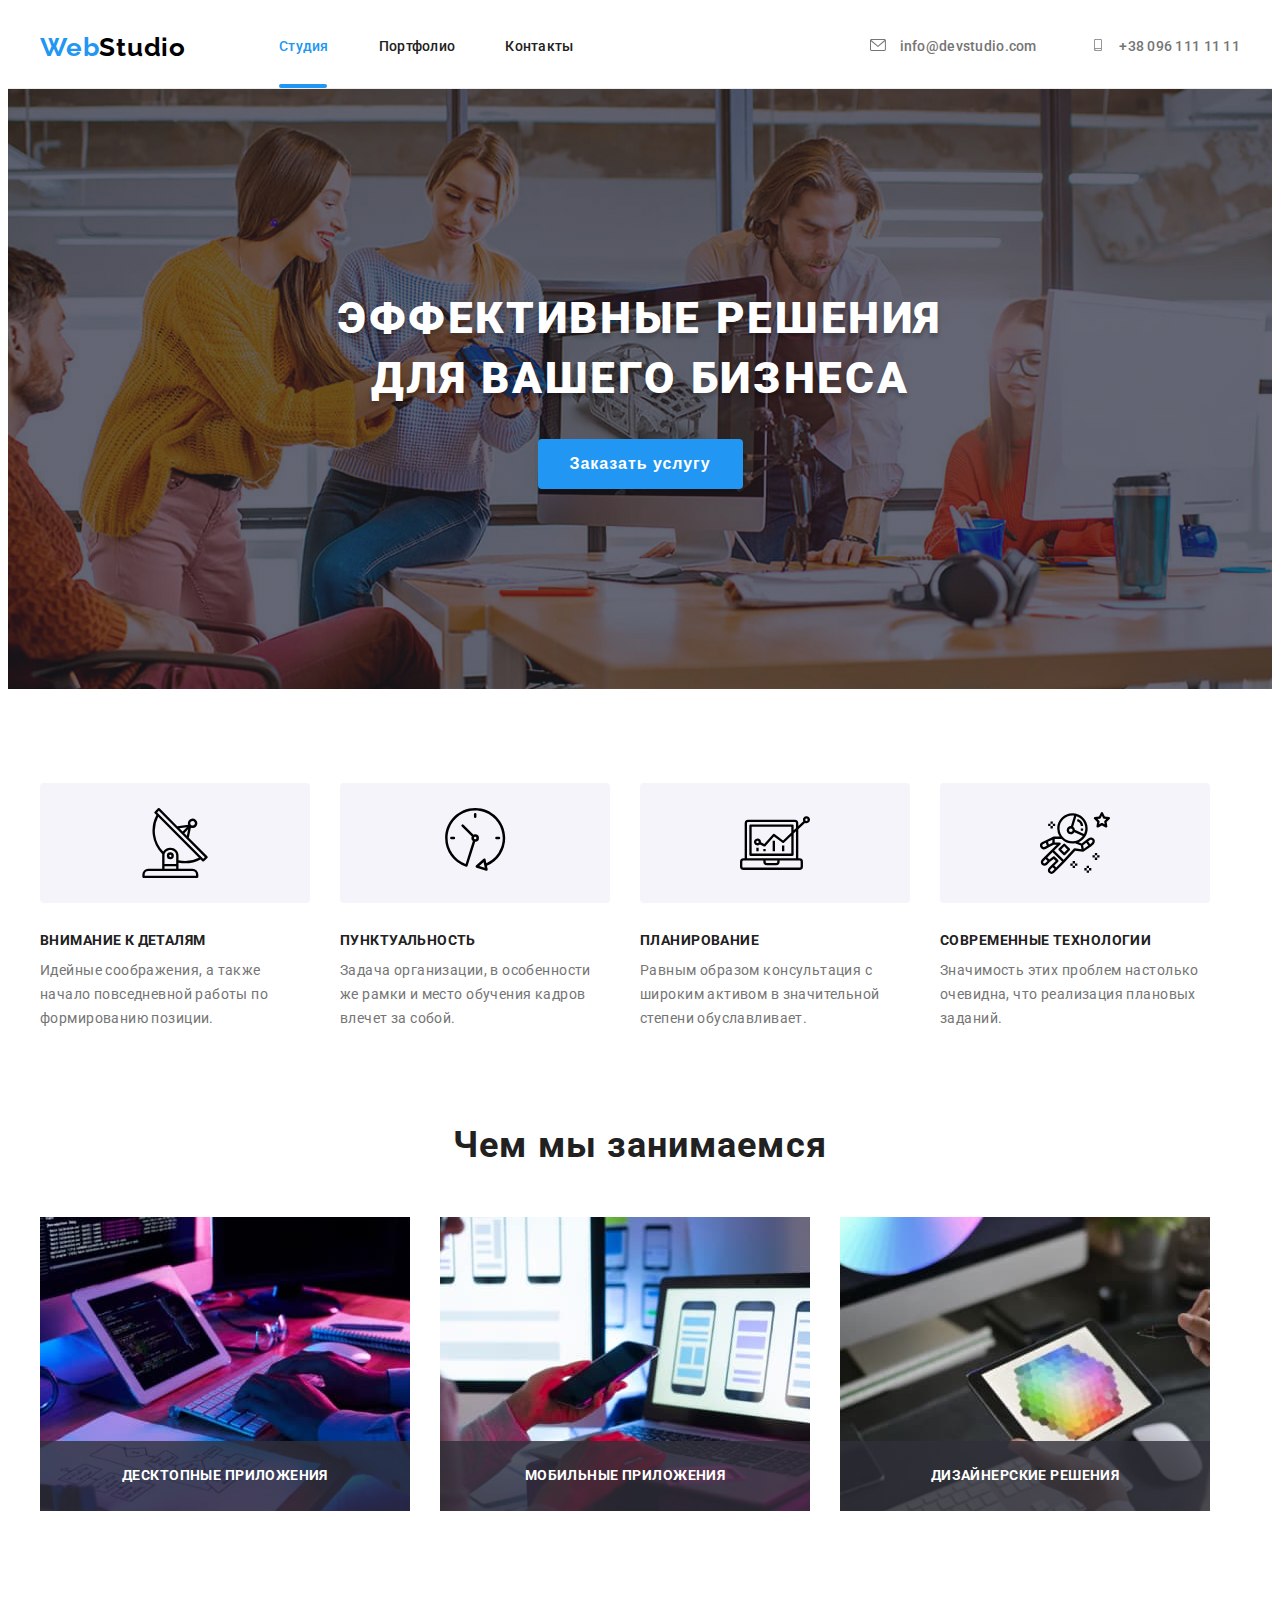
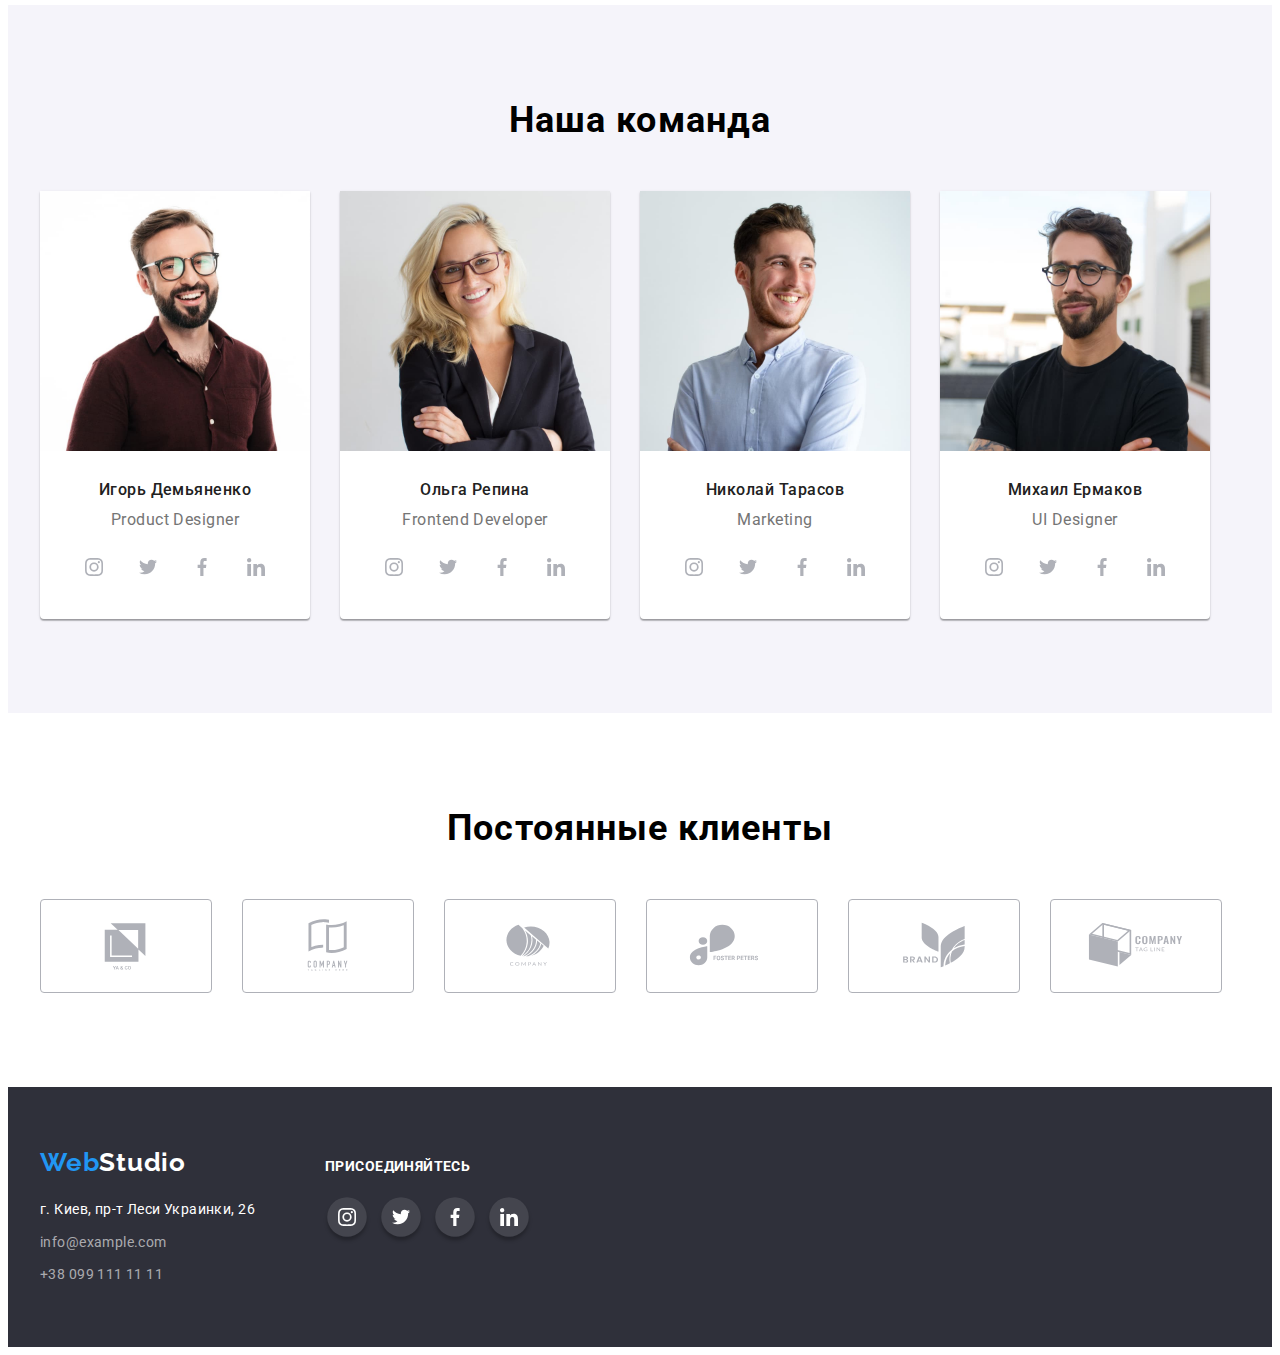
<file: index.html>
<!DOCTYPE html>
<html lang="en">
  <head>
    <link
      rel="stylesheet"
      href="https://cdnjs.cloudflare.com/ajax/libs/modern-normalize/1.1.0/modern-normalize.min.css"
      integrity="sha512-wpPYUAdjBVSE4KJnH1VR1HeZfpl1ub8YT/NKx4PuQ5NmX2tKuGu6U/JRp5y+Y8XG2tV+wKQpNHVUX03MfMFn9Q=="
      crossorigin="anonymous"
      referrerpolicy="no-referrer"
    />
    <meta charset="UTF-8" />
    <meta http-equiv="X-UA-Compatible" content="IE=edge" />
    <meta name="viewport" content="width=device-width, initial-scale=1.0" />
    <title>Document</title>
    <link rel="preconnect" href="https://fonts.googleapis.com" />
    <link rel="preconnect" href="https://fonts.gstatic.com" crossorigin />
    <link
      href="https://fonts.googleapis.com/css2?family=Raleway:wght@700&family=Roboto:wght@400;500;700;900&display=swap"
      rel="stylesheet"
    />
    <link rel="stylesheet" href="./css/style.css" />
  </head>
  <body>
    <header class="header-section">
      <div class="container">
        <a href="" class="logo"> <span class="web">Web</span>Studio</a>
        <nav>
          <ul class="site-nav">
            <li class="current-list "><a href="" class="link current main">Студия</a></li>
            <li><a href="./portfolio.html" class="link">Портфолио</a></li>
            <li><a href="" class="link">Контакты</a></li>
          </ul>
        </nav>
        <p class="main-addres">
          <a href="mailto:info@devstudio.com" class="mail">
            <svg class="icon-nav" width="16" height="12">
              <use href="./images/symbol-defs.svg#icon-envelope"></use>
            </svg>
            info@devstudio.com</a
          >
          <a href="tel:+380961111111" class="tel">
            <svg class="icon-nav" width="16" height="12">
              <use href="./images/symbol-defs.svg#icon-tel"></use>
            </svg>
            +38 096 111 11 11
          </a>
        </p>
      </div>
    </header>
    <main>
      <section class="hero">
        <div class="container">
          <h1 class="title">Эффективные решения для вашего бизнеса</h1>
          <button type="button" class="button studya" data-modal-open>Заказать услугу</button>
        </div>
        
      </section>
      <section class="work-list">
        <div class="container">
          <ul>
            <li class="list">
              <div class="icon-worklist">
                <svg class="icon" width="70" height="70">
                  <use href="./images/symbol-defs.svg#icon-antenna"></use>
                </svg>
              </div>
              <h3 class="title">Внимание к деталям</h3>
              <p class="description">
                Идейные соображения, а также <br />
                начало повседневной работы по <br />
                формированию позиции.
              </p>
            </li>
            <li class="list">
              <div class="icon-worklist">
                <svg class="icon" width="70" height="70">
                  <use href="./images/symbol-defs.svg#icon-clock"></use>
                </svg>
              </div>
              <h3 class="title">Пунктуальность</h3>
              <p class="description">
                Задача организации, в особенности <br />
                же рамки и место обучения кадров <br />
                влечет за собой.
              </p>
            </li>
            <li class="list">
              <div class="icon-worklist">
                <svg class="icon" width="70" height="70">
                  <use href="./images/symbol-defs.svg#icon-diagram"></use>
                </svg>
              </div>
              <h3 class="title">Планирование</h3>
              <p class="description">
                Равным образом консультация с <br />
                широким активом в значительной <br />степени обуславливает.
              </p>
            </li>
            <li class="list">
              <div class="icon-worklist">
                <svg class="icon" width="70" height="70">
                  <use href="./images/symbol-defs.svg#icon-astronaut"></use>
                </svg>
              </div>
              <h3 class="title">Современные технологии</h3>
              <p class="description">
                Значимость этих проблем настолько <br />
                очевидна, что реализация плановых <br />
                заданий.
              </p>
            </li>
          </ul>
        </div>
      </section>
      <section class="activity-section">
        <div class="container">
          <h2 class="title">Чем мы занимаемся</h2>
          <ul class="activity-list">
            <li class="list">
              <img
                src="./images/box1.jpg"
                alt="людина друкує текст на клавіатурі"
                width="370"
                height="294"
              />
              <h3 class="activity-description">Десктопные приложения</h3>
            </li>
            <li class="list">
              <img
                src="./images/box2.jpg"
                alt="людина тримає мобільний телефон в руках"
                width="370"
                height="294"
              />
              <h3 class="activity-description">Мобильные приложения</h3>
            </li>
            <li class="list">
              <img
                src="./images/box3.jpg"
                alt="людина тримає планшет в руках"
                width="370"
                height="294"
              />
              <h3 class="activity-description">Дизайнерские решения</h3>
            </li>
          </ul>
        </div>
      </section>
      <section class="team-section">
        <div class="container">
          <h2 class="name">Наша команда</h2>
          <ul class="main">
            <li class="list">
              <img
                class="team-foto"
                src="./images/igor_dem.jpg"
                alt="Фото Игорь Демьяненко"
                width="270"
                height="260"
              />
              <div class="team-text">
                <h3 class="title">Игорь Демьяненко</h3>
                <p class="description">Product Designer</p>
                <ul class="icon-team">
                  <li class="icon-list">
                    <a class="icon-site" href="">
                      <svg class="icon" width="20" height="20">
                        <use href="./images/symbol-defs.svg#icon-instagram"></use>
                      </svg>
                    </a>
                  </li>
                  <li class="icon-list">
                    <a class="icon-site" href="">
                      <svg class="icon" width="20" height="20">
                        <use href="./images/symbol-defs.svg#icon-twitter"></use>
                      </svg>
                    </a>
                  </li>
                  <li class="icon-list">
                    <a class="icon-site" href=" "
                      ><svg class="icon" width="20" height="20">
                        <use href="./images/symbol-defs.svg#icon-facebook"></use>
                      </svg>
                    </a>
                  </li>
                  <li class="icon-list">
                    <a class="icon-site" href=""
                      ><svg class="icon" width="20" height="20">
                        <use href="./images/symbol-defs.svg#icon-linkedin"></use>
                      </svg>
                    </a>
                  </li>
                </ul>
              </div>
            </li>
            <li class="list">
              <img
                class="team-foto"
                src="./images/olga_rep.jpg"
                alt="Фото Ольга Репина"
                width="270"
                height="260"
              />
              <div class="team-text">
                <h3 class="title">Ольга Репина</h3>
                <p class="description">Frontend Developer</p>
                <ul class="icon-team">
                  <li class="icon-list">
                    <a class="icon-site" href="">
                      <svg class="icon" width="20" height="20">
                        <use href="./images/symbol-defs.svg#icon-instagram"></use>
                      </svg>
                    </a>
                  </li>
                  <li class="icon-list">
                    <a class="icon-site" href="">
                      <svg class="icon" width="20" height="20">
                        <use href="./images/symbol-defs.svg#icon-twitter"></use>
                      </svg>
                    </a>
                  </li>
                  <li class="icon-list">
                    <a class="icon-site" href=" "
                      ><svg class="icon" width="20" height="20">
                        <use href="./images/symbol-defs.svg#icon-facebook"></use>
                      </svg>
                    </a>
                  </li>
                  <li class="icon-list">
                    <a class="icon-site" href=""
                      ><svg class="icon" width="20" height="20">
                        <use href="./images/symbol-defs.svg#icon-linkedin"></use>
                      </svg>
                    </a>
                  </li>
                </ul>
              </div>
            <li class="list">
              <img
                class="team-foto"
                src="./images/nik_tar.jpg"
                alt="Фото Николай Тарасов"
                width="270"
                height="260"
              />
              <div class="team-text">
                <h3 class="title">Николай Тарасов</h3>
                <p class="description">Marketing</p>
                <ul class="icon-team">
                  <li class="icon-list">
                    <a class="icon-site" href="">
                      <svg class="icon" width="20" height="20">
                        <use href="./images/symbol-defs.svg#icon-instagram"></use>
                      </svg>
                    </a>
                  </li>
                  <li class="icon-list">
                    <a class="icon-site" href="">
                      <svg class="icon" width="20" height="20">
                        <use href="./images/symbol-defs.svg#icon-twitter"></use>
                      </svg>
                    </a>
                  </li>
                  <li class="icon-list">
                    <a class="icon-site" href=" "
                      ><svg class="icon" width="20" height="20">
                        <use href="./images/symbol-defs.svg#icon-facebook"></use>
                      </svg>
                    </a>
                  </li>
                  <li class="icon-list">
                    <a class="icon-site" href=""
                      ><svg class="icon" width="20" height="20">
                        <use href="./images/symbol-defs.svg#icon-linkedin"></use>
                      </svg>
                    </a>
                  </li>
                </ul>
              </div>
            </li>
            <li class="list">
              <img
                class="team-foto"
                src="./images/mih_yerm.jpg"
                alt="Фото Михаил Ермаков"
                width="270"
                height="260"
              />
              <div class="team-text">
                <h3 class="title">Михаил Ермаков</h3>
                <p class="description">UI Designer</p>
                <ul class="icon-team">
                  <li class="icon-list">
                    <a class="icon-site" href="">
                      <svg class="icon" width="20" height="20">
                        <use href="./images/symbol-defs.svg#icon-instagram"></use>
                      </svg>
                    </a>
                  </li>
                  <li class="icon-list">
                    <a class="icon-site" href="">
                      <svg class="icon" width="20" height="20">
                        <use href="./images/symbol-defs.svg#icon-twitter"></use>
                      </svg>
                    </a>
                  </li>
                  <li class="icon-list">
                    <a class="icon-site" href=" "
                      ><svg class="icon" width="20" height="20">
                        <use href="./images/symbol-defs.svg#icon-facebook"></use>
                      </svg>
                    </a>
                  </li>
                  <li class="icon-list">
                    <a class="icon-site" href=""
                      ><svg class="icon" width="20" height="20">
                        <use href="./images/symbol-defs.svg#icon-linkedin"></use>
                      </svg>
                    </a>
                  </li>
                </ul>
        </div>
      </section>
      <section class="client-section">
        <div class="container">
          <h2 class="name">Постоянные клиенты</h2>
          <ul class="item">
            <li class="list">
              <a class="client-link" href="">
                <svg class="icon-client" width="106" height="60">
                  <use href="./images/symbol-defs.svg#icon-Logo1"></use>
                </svg>
              </a>
            </li>
            <li class="list">
              <a class="client-link"href="">
                <svg class="icon-client" width="106" height="60">
                  <use href="./images/symbol-defs.svg#icon-Logo2"></use>
                </svg>
              </a>
            </li>
            <li class="list">
              <a class="client-link"href="">
                <svg class="icon-client" width="106" height="60">
                  <use href="./images/symbol-defs.svg#icon-Logo3"></use>
                </svg>
              </a>
            </li>
            <li class="list">
              <a class="client-link"href="">
                <svg class="icon-client" width="106" height="60">
                  <use href="./images/symbol-defs.svg#icon-Logo4"></use>
                </svg>
              </a>
            </li>
            <li class="list">
              <a class="client-link" href="">
                <svg class="icon-client" width="106" height="60">
                  <use href="./images/symbol-defs.svg#icon-Logo5"></use>
                </svg>
              </a>
            </li>
            <li class="list">
              <a class="client-link" href="">
                <svg class="icon-client" width="106" height="60">
                  <use href="./images/symbol-defs.svg#icon-Logo6"></use>
                </svg>
              </a>
            </li>
          </ul>
        </div>
      </section>
    </main>
    <footer class="footer-main">
      <div class="container">
        <div class="footer-content">
          <div class="footer-contact">
            <a href="" class="logo"><span class="web">Web</span>Studio</a>
            <address>
              <ul class="footer">
                <li><a href="" class="addres">г. Киев, пр-т Леси Украинки, 26</a></li>
                <li><a href="" class="mail">info@example.com</a></li>
                <li><a href="" class="tel">+38 099 111 11 11</a></li>
              </ul>
            </address>
          </div>
          <div class="join-section">
            <h3 class="title">Присоединяйтесь</h3>
            <ul class="icon-join">
              <li class="icon-join-list">
                <a class="icon-footer" href="">
                <svg class="icon" width="20" height="20">
                  <use href="./images/symbol-defs.svg#icon-instagram"></use>
                </svg>
              </a>
              </li>
              <li class="icon-join-list">
                 <a class="icon-footer" href="">
                <svg class="icon" width="20" height="20">
                  <use href="./images/symbol-defs.svg#icon-twitter"></use>
                </svg>
              </a>
              </li>
            <li class="icon-join-list">
              <a class="icon-footer" href=" "
                ><svg class="icon" width="20" height="20">
                  <use href="./images/symbol-defs.svg#icon-facebook"></use>
                </svg>
              </a>
            </li>
            <li class="icon-join-list">
              <a class="icon-footer" href=""
                ><svg class="icon" width="20" height="20">
                  <use href="./images/symbol-defs.svg#icon-linkedin"></use>
                </svg>
              </a>
            </li>
            </ul>
          </div>
        </div>
      </div>
    </footer>
    <div class="backdrop is-hidden" data-modal>
          <div class="modal">
            <div class="modal-close" data-modal-close>
              <svg class="modal-close-icon" width="18" height="18">
              <use href="./images/symbol-defs.svg#icon-modal-close"></use>
            </svg>
            </div>
          </div>
        </div>
    <script src="./js/modal.js"></script>
  </body>
</html>
</file>
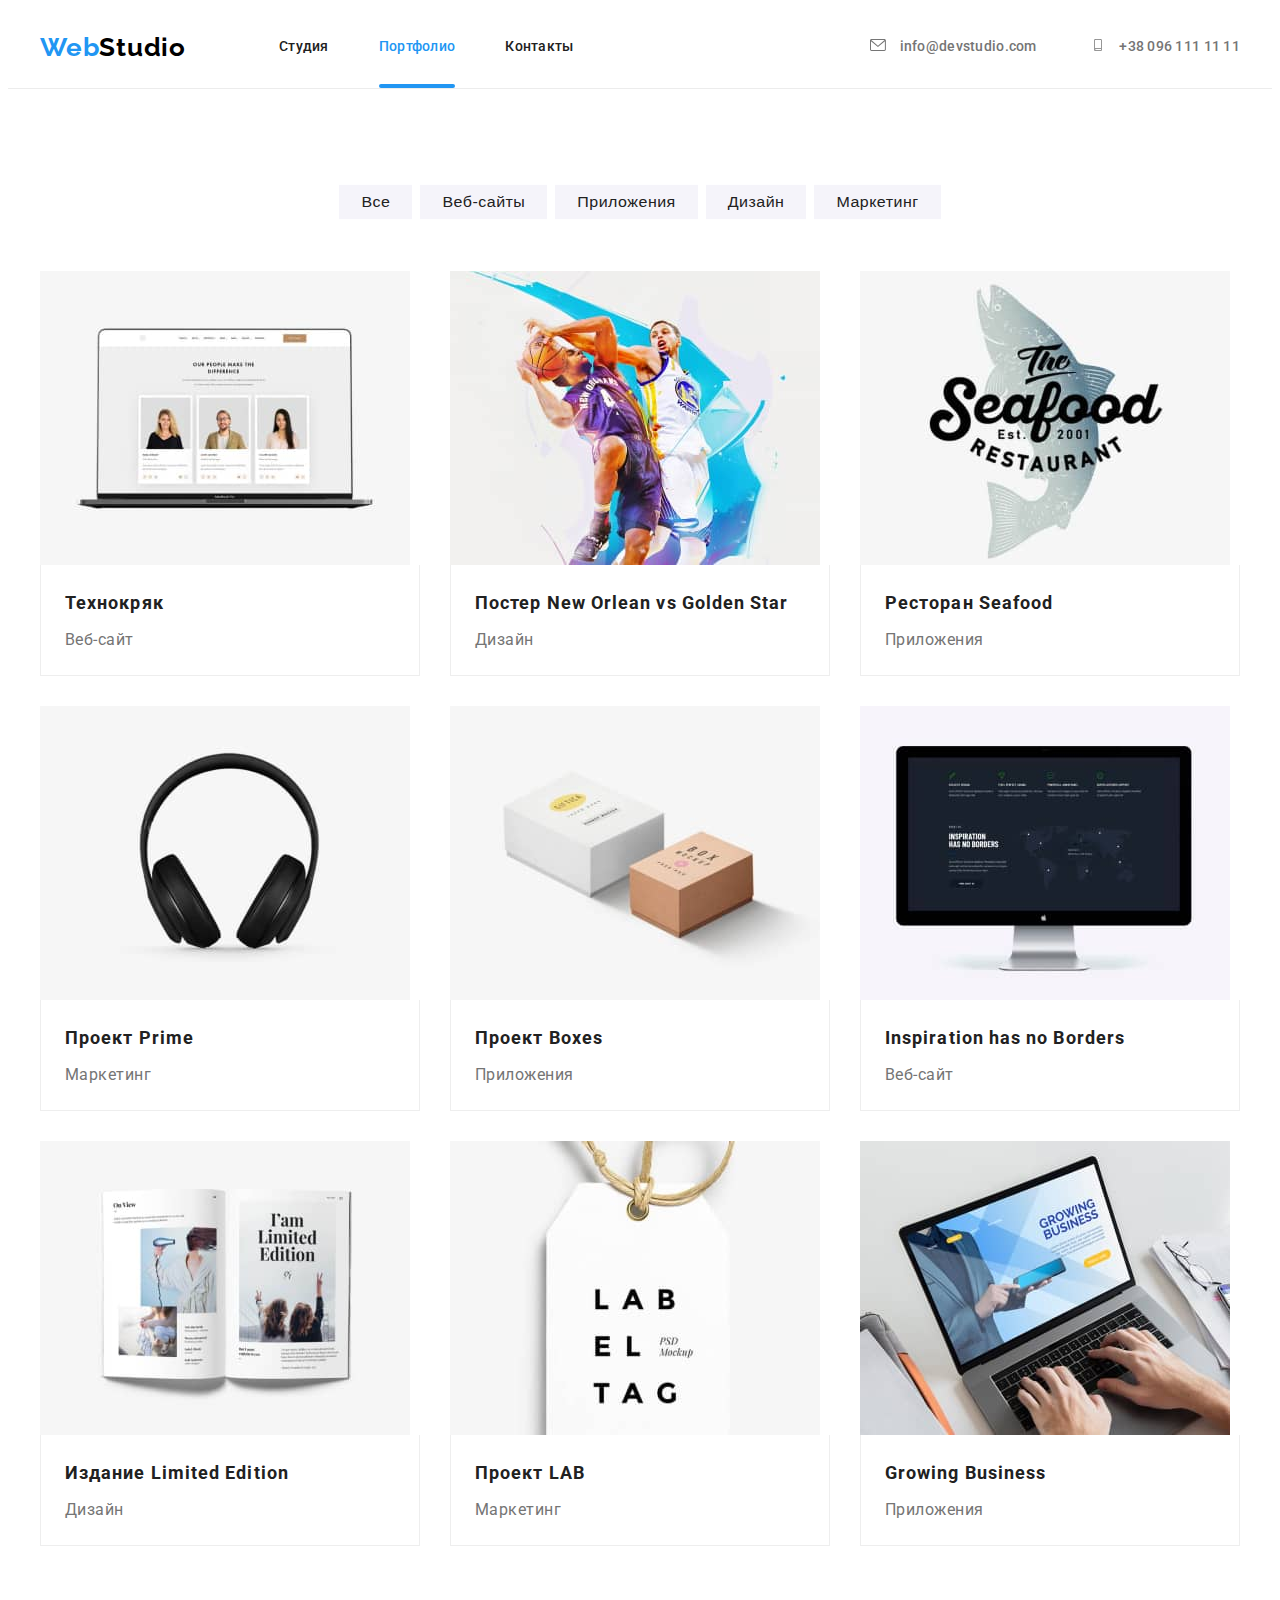
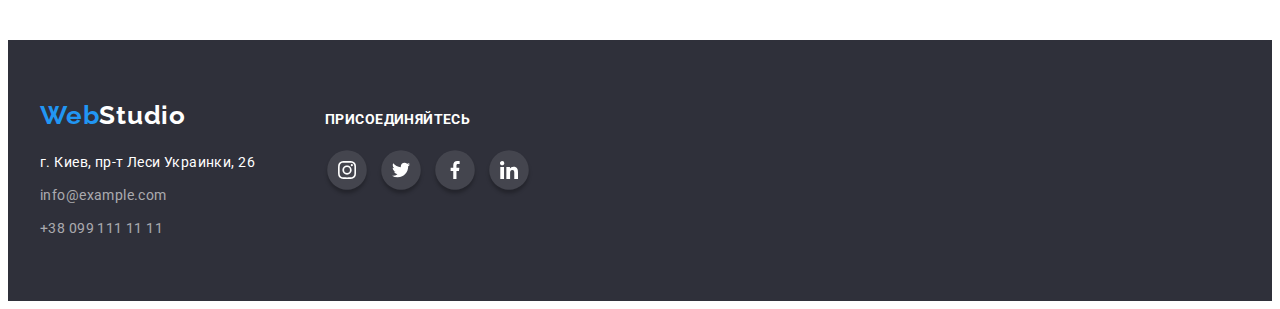
<file: portfolio.html>
<!DOCTYPE html>
<html lang="en">
  <head>
    <link
      rel="stylesheet"
      href="https://cdnjs.cloudflare.com/ajax/libs/modern-normalize/1.1.0/modern-normalize.min.css"
      integrity="sha512-wpPYUAdjBVSE4KJnH1VR1HeZfpl1ub8YT/NKx4PuQ5NmX2tKuGu6U/JRp5y+Y8XG2tV+wKQpNHVUX03MfMFn9Q=="
      crossorigin="anonymous"
      referrerpolicy="no-referrer"
    />
    <meta charset="UTF-8" />
    <meta http-equiv="X-UA-Compatible" content="IE=edge" />
    <meta name="viewport" content="width=device-width, initial-scale=1.0" />
    <title>Document</title>
    <link rel="preconnect" href="https://fonts.googleapis.com" />
    <link rel="preconnect" href="https://fonts.gstatic.com" crossorigin />
    <link
      href="https://fonts.googleapis.com/css2?family=Raleway:wght@700&family=Roboto:wght@400;500;700;900&display=swap"
      rel="stylesheet"
    />
    <link rel="stylesheet" href="./css/style.css" />
  </head>
  <body>
   <header class="header-section">
      <div class="container">
        <a href="" class="logo"> <span class="web">Web</span>Studio</a>
        <nav>
          <ul class="site-nav">
            <li><a href="./index.html" class="link">Студия</a></li>
            <li class="current-list "><a href="" class="link current secondary">Портфолио</a></li>
            <li><a href="" class="link">Контакты</a></li>
          </ul>
        </nav>
        <p class="main-addres">
          <a href="mailto:info@devstudio.com" class="mail">
            <svg class="icon-nav" width="16" height="12">
              <use href="./images/symbol-defs.svg#icon-envelope"></use>
            </svg>
            info@devstudio.com</a
          >
          <a href="tel:+380961111111" class="tel">
            <svg class="icon-nav" width="16" height="12">
              <use href="./images/symbol-defs.svg#icon-tel"></use>
            </svg>
            +38 096 111 11 11
          </a>
        </p>
      </div>
    </header>
    <main class="main-section">
      <section class="portfolio-section">
        <div class="container">
          <h1 class="visually-hidden">Фильтр</h1>
          <ul class="filter">
            <li class="list"><button type="button" class="button portfolio">Все</button></li>
            <li class="list"><button type="button" class="button portfolio">Веб-сайты</button></li>
            <li class="list"><button type="button" class="button portfolio">Приложения</button></li>
            <li class="list"><button type="button" class="button portfolio">Дизайн</button></li>
            <li class="list"><button type="button" class="button portfolio">Маркетинг</button></li>
          </ul>
          <h2 class="visually-hidden">Список портфолио</h2>
          <ul class="portfolio-list">
            <li class="iteam">
              <div class="overlay">
                <img src="./images/p1.jpg" class="image" alt="пример веб-сайта" width="370" height="294" />
              <p class="text-overlay">Технокряк это современная площадка распространения коронавируса. Компании используют эту платформу для цифрового шпионажа и атак на защищённые сервера конкурентов.</p>
              </div>
              <div class="text">
              <h3 class="title">Технокряк</h3>
              <p class="description">Веб-сайт</p>
              
             </div>
            </li>
             <li class="iteam">
               <div class="overlay">
              <img
              class="image"
                src="./images/p2.jpg"
                alt="пример постера с баскетболистами"
                width="370"
                height="294"
              />
              <p class="text-overlay">Технокряк это современная площадка распространения коронавируса. Компании используют эту платформу для цифрового шпионажа и атак на защищённые сервера конкурентов.</p>
             </div>
              <div class="text">
              <h3 class="title">Постер New Orlean vs Golden Star</h3>
              <p class="description">Дизайн</p>
              </div>
            </li>
            <li class="iteam">
              <div class="overlay">
              <img class="image" src="./images/p3.jpg" alt="лого ресторана Seafood" width="370" height="294" />
               <p class="text-overlay">Технокряк это современная площадка распространения коронавируса. Компании используют эту платформу для цифрового шпионажа и атак на защищённые сервера конкурентов.</p>
             </div>
               <div class="text"><h3 class="title">Ресторан Seafood</h3>
              <p class="description">Приложения</p>
              </div>
            </li>
             <li class="iteam">
                  <div class="overlay">
              <img src="./images/p4.jpg" alt="наушники" width="370" height="294" />
              <p class="text-overlay">Технокряк это современная площадка распространения коронавируса. Компании используют эту платформу для цифрового шпионажа и атак на защищённые сервера конкурентов.</p>
              </div>
              <div class="text"> <h3 class="title">Проект Prime</h3>
              <p class="description">Маркетинг</p></div>
            </li>
             <li class="iteam">
               <div class="overlay">
              <img src="./images/p5.jpg" alt="две коробки" width="370" height="294" />
              <p class="text-overlay">Технокряк это современная площадка распространения коронавируса. Компании используют эту платформу для цифрового шпионажа и атак на защищённые сервера конкурентов.</p>
              </div>
              <div class="text"><h3 class="title">Проект Boxes</h3>
              <p class="description">Приложения</p></div>
            </li>
             <li class="iteam">
                <div class="overlay">
                <img src="./images/p6.jpg" alt="imac" width="370" height="294" />
                 <p class="text-overlay">Технокряк это современная площадка распространения коронавируса. Компании используют эту платформу для цифрового шпионажа и атак на защищённые сервера конкурентов.</p>
                </div>
                 <div class="text"><h3 class="title">Inspiration has no Borders</h3>
              <p class="description">Веб-сайт</p>
            </li>
             <li class="iteam">
               <div class="overlay">
              <img src="./images/p7.jpg" alt="журнал" width="370" height="294" />
              <p class="text-overlay">Технокряк это современная площадка распространения коронавируса. Компании используют эту платформу для цифрового шпионажа и атак на защищённые сервера конкурентов.</p>
             </div>
              <div class="text"><h3 class="title">Издание Limited Edition</h3>
              <p class="description">Дизайн</p>
              </div>
            </li>
             <li class="iteam">
               <div class="overlay">
              <img src="./images/p8.jpg" alt="бейдж с лого" width="370" height="294" />
               <p class="text-overlay">Технокряк это современная площадка распространения коронавируса. Компании используют эту платформу для цифрового шпионажа и атак на защищённые сервера конкурентов.</p>
              </div>
               <div class="text"><h3 class="title">Проект LAB</h3>
              <p class="description">Маркетинг</p>
              </div>
            </li>
             <li class="iteam">
               <div class="overlay">
              <img  src="./images/p9.jpg" alt="ноутбук" width="370" height="294" />
             <p class="text-overlay">Технокряк это современная площадка распространения коронавируса. Компании используют эту платформу для цифрового шпионажа и атак на защищённые сервера конкурентов.</p>
              </div>
             <div class="text"><h3 class="title">Growing Business</h3>
              <p class="description">Приложения</p>
              </div>
            </li>
          </ul>
          </div>
      </section>
    </main>
    <footer class="footer-main">
      <div class="container">
        <div class="footer-content">
          <div class="footer-contact">
            <a href="" class="logo"><span class="web">Web</span>Studio</a>
            <address>
              <ul class="footer">
                <li><a href="" class="addres">г. Киев, пр-т Леси Украинки, 26</a></li>
                <li><a href="" class="mail">info@example.com</a></li>
                <li><a href="" class="tel">+38 099 111 11 11</a></li>
              </ul>
            </address>
          </div>
          <div class="join-section">
            <h3 class="title">Присоединяйтесь</h3>
            <ul class="icon-join">
              <li class="icon-join-list">
                <a class="icon-footer" href="">
                <svg class="icon" width="20" height="20">
                  <use href="./images/symbol-defs.svg#icon-instagram"></use>
                </svg>
              </a>
              </li>
              <li class="icon-join-list">
                 <a class="icon-footer" href="">
                <svg class="icon" width="20" height="20">
                  <use href="./images/symbol-defs.svg#icon-twitter"></use>
                </svg>
              </a>
              </li>
            <li class="icon-join-list">
              <a class="icon-footer" href=" "
                ><svg class="icon" width="20" height="20">
                  <use href="./images/symbol-defs.svg#icon-facebook"></use>
                </svg>
              </a>
            </li>
            <li class="icon-join-list">
              <a class="icon-footer" href=""
                ><svg class="icon" width="20" height="20">
                  <use href="./images/symbol-defs.svg#icon-linkedin"></use>
                </svg>
              </a>
            </li>
            </ul>
          </div>
        </div>
      </div>
    </footer>
  </body>
</html>
</file>
<file: css/style.css>
:root {
  /* --first-color: #ececec; */
  --main-color: #ffffff;
  --secondary-color: #212121;
  --third-color: #2196f3;
  --fourth-color: #757575;
  --fifth-color: #000000;
  --sixth-color: rgba(255, 255, 255, 0.6);
  --seventh-color: #f5f4fa;
  --icon-color: #afb1b8;
  --fill: #2f303a;
}
/* Головний фон сторінки */
body {
  background-color: var(--main-color);
  font-family: Roboto, sans-serif;
}
a {
  text-decoration: none;
}
ul {
  list-style: none;
}
h1,
h2,
h3,
p,
ul {
  margin: 0px;
  padding: 0px;
}
img {
  display: block;
}
.container {
  width: 1200px;
  margin: 0 auto;
  padding: 0 15px;
}
/* Фон секції "Наша команда" */
.team-section {
  background-color: var(--seventh-color);
}
/* Відключення символу списку  */

/* Ефект поточної сторінки */
.site-nav .link.current {
  color: var(--third-color);
}

/* Ефект "підкреслювання" поточної сторінки у навігації */
.current-list {
  position: relative;
}

.link.current.main::after {
  content: '';
  position: absolute;
  left: 0px;
  top: 45px;
  width: 48px;
  height: 4px;
  border-radius: 2px;
  background: var(--third-color);
}

.link.current.secondary::after {
  content: '';
  position: absolute;
  left: 0px;
  top: 45px;
  width: 76px;
  height: 4px;
  border-radius: 2px;
  background: var(--third-color);
}

/* Форматування тексту в хедері */
.site-nav,
.main-addres {
  font-weight: 500;
  font-size: 14px;
  line-height: 1.14;
  letter-spacing: 0.02em;
  margin: 0;
  padding: 0;
}
/* Секція хедер */
.header-section .logo {
  margin-right: 93px;
  color: var(--fifth-color);
  font-family: Raleway;
  font-weight: bold;
  font-size: 26px;
  line-height: 1.19;
  letter-spacing: 0.03em;
}
.header-section {
  padding-top: 24px;
  padding-bottom: 25px;
  border-bottom: 1px solid #ececec;
}
.header-section .web {
  color: var(--third-color);
}
.site-nav .link {
  color: var(--secondary-color);
  transition: 250ms;
}
.site-nav .link:hover,
.site-nav .link:focus {
  color: var(--third-color);
}

.header-section .container {
  display: flex;
  align-items: center;
}
.site-nav {
  display: flex;
}
.site-nav > li,
.main-addres > a:not(:last-child) {
  margin-right: 50px;
}
/* Стилізація фрагменту емейл и телефон */
.main-addres .mail,
.main-addres .tel {
  transition: 250ms;
  color: var(--fourth-color);
}

.main-addres {
  margin-left: auto;
}

/* Ефект ховера і фокуса в посилання на адреси (секції хедер і футер*/

.main-addres .mail:hover,
.main-addres .mail:focus,
.main-addres .tel:hover,
.main-addres .tel:focus,
.footer .mail:hover,
.footer .mail:focus,
.footer .tel:hover,
.footer .tel:focus {
  color: var(--third-color);
}

/* Іконки в хедері*/

.main-addres .mail {
  color: var(--fourth-color);
}
.icon-nav {
  margin-right: 10px;
  fill: currentColor;
}

/* Іконки в "Нащі переваги" */
.icon-worklist {
  display: flex;
  width: 270px;
  height: 120px;
  justify-content: center;
  align-items: center;
  margin-bottom: 30px;
  background: #f5f4fa;
  border-radius: 4px;
}

/* Секція герой */
.hero {
  background-image: linear-gradient(to right, rgba(47, 48, 58, 0.4), rgba(47, 48, 58, 0.4)),
    url(../images/hero.jpg);
  background-repeat: no-repeat;
  background-size: cover;
  background-position: 50% 50%;
  max-width: 1600px;
  padding-top: 200px;
  padding-bottom: 200px;
  margin-left: auto;
  margin-right: auto;
}
.hero .title {
  margin-left: auto;
  margin-right: auto;
  width: 696px;
  text-shadow: 0px 4px 4px rgba(0, 0, 0, 0.25);
  color: var(--main-color);
  font-weight: 900;
  font-size: 44px;
  line-height: 1.36;
  text-align: center;
  letter-spacing: 0.06em;
  text-transform: uppercase;
  margin-bottom: 30px;
}
/* Модалка в сеції герой */
.backdrop {
  position: fixed;
  top: 0px;
  left: 0px;
  width: 100%;
  height: 100%;
  background-color: rgba(0, 0, 0, 0.2);
  opacity: 1;
  transition: opacity 250ms cubic-bezier(0.4, 0, 0.2, 1);
}
.backdrop.is-hidden {
  opacity: 0;
  pointer-events: none;
}
.backdrop.is-hidden .modal {
  transform: translate(-50%, -50%) scale(1);
}

.modal {
  position: absolute;
  top: 50%;
  left: 50%;
  min-width: 528px;
  min-height: 581px;
  padding: 8px;
  background-color: var(--main-color);
  box-shadow: 0px 1px 3px rgba(0, 0, 0, 0.12), 0px 1px 1px rgba(0, 0, 0, 0.14),
    0px 2px 1px rgba(0, 0, 0, 0.2);
  border-radius: 4px;
  transform: translate(-50%, -50%) scale(0.9);
  transition: transform 250ms cubic-bezier(0.4, 0, 0.2, 1);
}
.modal-close {
  display: flex;
  align-items: center;
  justify-content: center;
  margin-left: auto;
  cursor: pointer;
  width: 30px;
  height: 30px;
  background: var(--main-color);
  border: 1px solid rgba(0, 0, 0, 0.1);
  border-radius: 50%;
}
/* Кнопки*/

.button.studya {
  display: block;
  margin-left: auto;
  margin-right: auto;
  padding: 10px 32px;
  border: none;
  background-color: var(--third-color);
  box-shadow: 0px 4px 4px rgba(0, 0, 0, 0.15);
  border-radius: 4px;
  color: var(--main-color);
  font-weight: 700;
  font-size: 16px;
  line-height: 1.88;
  letter-spacing: 0.06em;
  cursor: pointer;
}
.button.portfolio {
  padding: 6px 22px;
  border: none;
  background-color: var(--seventh-color);
  color: var(--secondary-color);
  font-weight: 500;
  font-size: 16px;
  line-height: 1.63;
  letter-spacing: 0.03em;
  cursor: pointer;
  transform: scaleY(0.9);
  transition: transform 250ms cubic-bezier(0.4, 0, 0.2, 1);
}
.button.portfolio:hover,
.button.portfolio:focus {
  background-color: var(--third-color);
  color: var(--main-color);
  filter: drop-shadow(0px 4px 4px rgba(0, 0, 0, 0.25));
  transform: scaleY(1.2);
}

/* Секції "Особливості", "Чем мы занимаемся", "Наша команда"*/
.work-list {
  padding-top: 94px;
}
.work-list .container > ul {
  display: flex;
}

.work-list .title {
  margin-bottom: 10px;
  font-weight: 700;
  font-size: 14px;
  line-height: 1.14;
  letter-spacing: 0.03em;
  text-transform: uppercase;
}
.work-list .list {
  width: 270px;
  margin-right: 0px;
}

.activity-section {
  padding-top: 94px;
  padding-bottom: 94px;
}

.activity-section .title,
.team-section .name,
.client-section .name {
  font-weight: 700;
  font-size: 36px;
  line-height: 1.17;
  text-align: center;
  letter-spacing: 0.03em;
}
.team-section .name {
  margin-bottom: 50px;
}
/* Сеція "Чим ми займаємося */

.activity-list .list {
  position: relative;
}
.activity-description {
  position: absolute;
  display: flex;
  justify-content: center;
  align-items: center;
  bottom: 0;
  width: 370px;
  height: 70px;
  font-weight: 700;
  font-size: 14px;
  line-height: 1.14;
  letter-spacing: 0.03em;
  text-transform: uppercase;
  background-color: rgba(47, 48, 58, 0.8);
  color: var(--main-color);
}

.activity-section .title {
  margin-bottom: 50px;
}
.activity-list {
  display: flex;
}
.activity-list .list:not(:last-child) {
  margin-right: 30px;
}

.work-list .list:not(:last-child) {
  margin-right: 30px;
}

/* Група іконок "Наша команда */
.icon-team {
  display: flex;
  justify-content: center;
  margin-top: 16px;
  margin-bottom: 30px;
}
.icon-list:hover,
.icon-list:focus,
.icon-site:hover,
.icon-site:focus {
  cursor: pointer;
  border-radius: 50%;
  background-color: var(--third-color);
  fill: var(--main-color);
  transform: scale(1.15);
}

.icon-list:not(:last-child) {
  margin-right: 10px;
}

.icon-site {
  display: flex;
  width: 44px;
  height: 44px;
  align-items: center;
  justify-content: center;
  fill: var(--icon-color);
  transform: scale(0.9);
  transition: transform 250ms cubic-bezier(0.4, 0, 0.2, 1);
}

.team-section .list:not(:last-child) {
  margin-right: 30px;
}
.team-section .list {
  background-color: var(--main-color);
  box-shadow: 0px 1px 3px rgba(0, 0, 0, 0.12), 0px 1px 1px rgba(0, 0, 0, 0.14),
    0px 2px 1px rgba(0, 0, 0, 0.2);
  border-radius: 0px 0px 4px 4px;
}
.team-section .title {
  padding-bottom: 10px;
  font-weight: 500;
  font-size: 16px;
  line-height: 1.18;
  text-align: center;
  letter-spacing: 0.03em;
}
.team-section .main {
  display: flex;
}
.team-text {
  padding-top: 30px;
}

.team-section .description {
  font-weight: 400;
  font-size: 16px;
  line-height: 1.19;
  text-align: center;
  letter-spacing: 0.03em;
}
.work-list .title,
.activity-section,
.team-section .title,
.portfolio-section .title {
  color: var(--secondary-color);
}
.work-list .description,
.footer {
  font-weight: 400;
  font-size: 14px;
  line-height: 1.71;
  letter-spacing: 0.03em;
}
.work-list .description,
.team-section .description,
.portfolio-section .description {
  color: var(--fourth-color);
}
.team-section {
  padding-top: 94px;
  padding-bottom: 94px;
}

.portfolio-section .filter {
  display: flex;
  justify-content: center;
  margin-bottom: 50px;
}

.filter .list:not(:last-child) {
  margin-right: 8px;
}

.visually-hidden {
  position: absolute;
  clip: rect(0 0 0 0);
  width: 1px;
  height: 1px;
  margin: -1px;
}
.portfolio-section {
  padding-top: 94px;
}

.portfolio-section .title {
  font-weight: 700;
  font-size: 18px;
  line-height: 2;
  letter-spacing: 0.06em;
}
.portfolio-section .description {
  font-weight: 400;
  font-size: 16px;
  line-height: 1.88;
  letter-spacing: 0.03em;
}

.portfolio-list {
  display: flex;
  flex-wrap: wrap;
  margin-left: -30px;
  margin-top: -30px;
  padding-bottom: 94px;
}

.portfolio-list .iteam {
  flex-basis: calc(100% / 3 - 30px);
  margin-left: 30px;
  margin-top: 30px;
  overflow: hidden;
}
/* Оверлей на карточках сторінки Портфоліо" */
.overlay {
  position: relative;
  overflow: hidden;
}

.text-overlay {
  display: inline-block;
  padding: 63px 24px;
  width: 100%;
  height: 100%;
  position: absolute;
  bottom: 0;

  font-weight: 400;
  font-size: 18px;
  line-height: 1.55;
  letter-spacing: 0.03em;
  color: var(--main-color);
  background-color: rgba(33, 150, 243, 0.9);
  transform: translateY(100%);
  transition: transform 250ms cubic-bezier(0.4, 0, 0.2, 1);
}

.iteam .text {
  padding-left: 24px;
  padding-top: 20px;
  padding-bottom: 20px;
  border-left: 1px solid #eeeeee;
  border-bottom: 1px solid #eeeeee;
  border-right: 1px solid #eeeeee;
}

.iteam:hover,
.iteam:hover .text-overlay {
  box-shadow: 0px 1px 1px rgba(0, 0, 0, 0.12), 0px 4px 4px rgba(0, 0, 0, 0.06),
    1px 4px 6px rgba(0, 0, 0, 0.16);
  cursor: pointer;
  transform: translateY(0);
}

.portfolio-list .description {
  margin-top: 4px;
}
/* Секція "Клієнти" */
.client-section {
  align-items: center;
  padding-top: 94px;
  padding-bottom: 94px;
  border-color: var(--main-color);
}
.client-section .item {
  display: flex;
  padding-top: 50px;
}
.icon-client {
  fill: var(--icon-color);
}

.client-section .list:not(:last-child) {
  margin-right: 30px;
}
.client-link {
  display: flex;
  justify-content: center;
  align-items: center;
  border: 1px solid #afb1b8;
  border-radius: 4px;
  width: 170px;
  height: 92px;
  transform: scale(1);
  transition: transform 250ms cubic-bezier(0.4, 0, 0.2, 1);
}

.client-link:hover,
.client-link:focus,
.client-link:hover .icon-client,
.client-link:focus .icon-client {
  fill: var(--third-color);
  border-color: var(--third-color);
  transform: scale(1.25);
}

/* Футер */
.footer-main .web {
  color: var(--third-color);
}
.footer-main .logo {
  font-family: Raleway;
  font-weight: bold;
  font-size: 26px;
  line-height: 1.19;
  letter-spacing: 0.03em;
}
.footer-main .logo,
.footer .addres {
  display: block;
  color: var(--main-color);
}
.footer {
  font-style: normal;
}

.footer-main .logo {
  margin-bottom: 20px;
}

.footer .mail,
.footer .tel {
  display: block;
  color: var(--sixth-color);
  transition: 250ms;
}
.footer .addres {
  margin-bottom: 9px;
}
.footer .mail {
  margin-bottom: 9px;
}
.footer-main {
  background-color: var(--fill);
  padding-top: 60px;
  padding-bottom: 60px;
}

.join-section .title {
  font-weight: 700;
  font-size: 14px;
  line-height: 1.14;
  letter-spacing: 0.03em;
  text-transform: uppercase;
  color: var(--main-color);
  margin-bottom: 20px;
}

/* Футер - Присоединяйтесь */
.icon-join {
  display: flex;
  justify-content: center;
}

.icon-footer {
  display: flex;
  justify-content: center;
  align-items: center;
  width: 44px;
  height: 44px;
  fill: var(--main-color);
  background: rgba(255, 255, 255, 0.1);
  box-shadow: 0px 4px 4px rgba(0, 0, 0, 0.25);
  border-radius: 50%;
  transform: scale(0.9);
  transition: transform 250ms cubic-bezier(0.4, 0, 0.2, 1);
}

.icon-join-list:not(:last-child) {
  margin-right: 10px;
}
.icon-footer:hover,
.icon-footer:focus {
  cursor: pointer;
  border-radius: 50%;
  background-color: var(--third-color);
  fill: var(--main-color);
  transform: scale(1.25);
}
.footer-content {
  display: flex;
}
.join-section {
  margin-top: 12px;
  margin-left: 70px;
}
</file>
